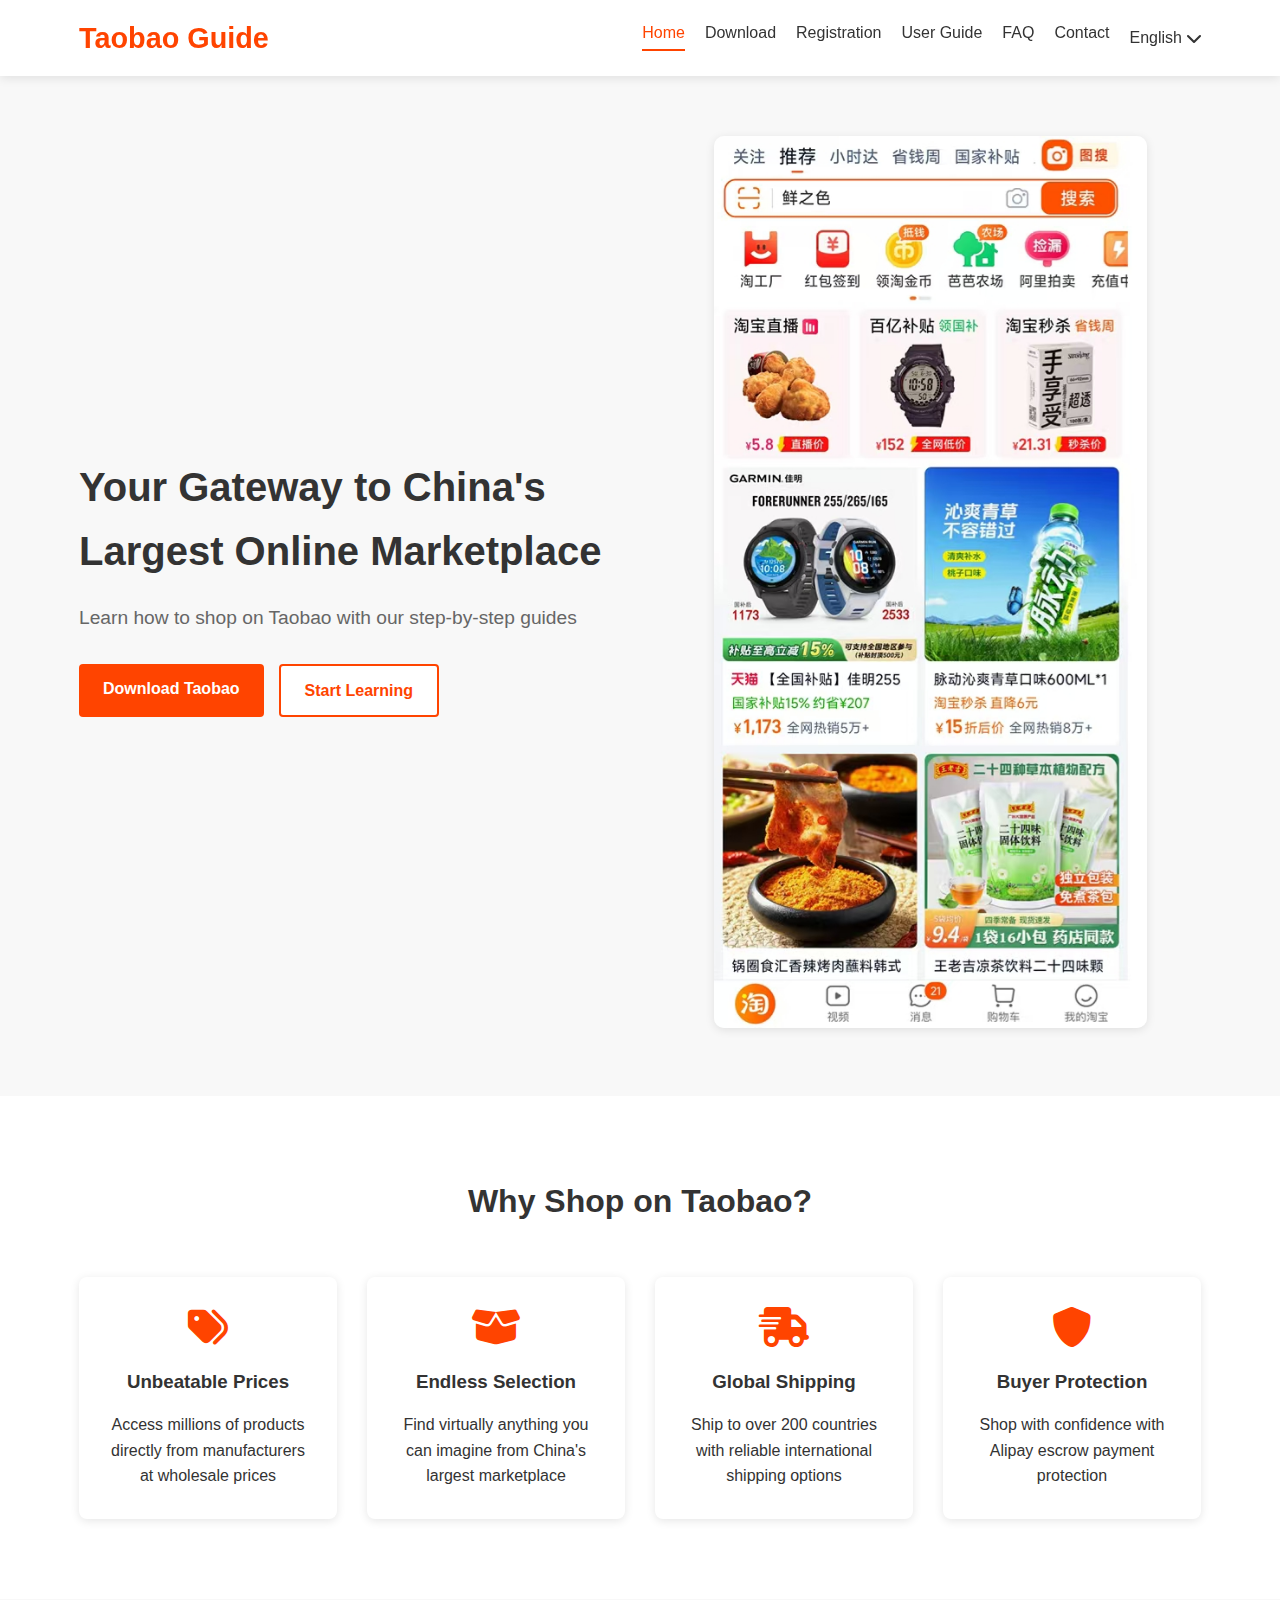
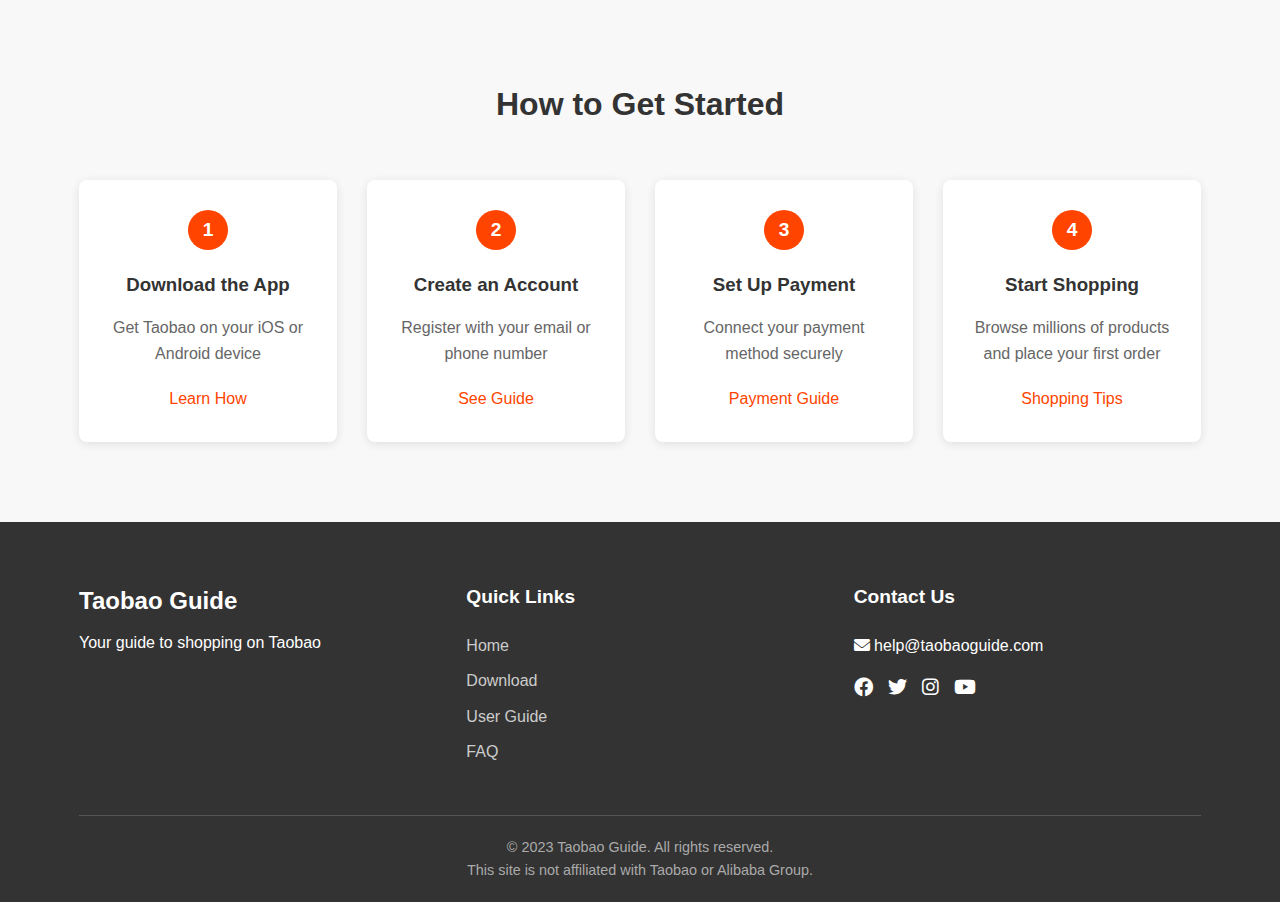
<file: index.html>
<!DOCTYPE html>
<html lang="en">
<head>
    <meta charset="UTF-8">
    <meta name="viewport" content="width=device-width, initial-scale=1.0">
    <title>Taobao Guide - Learn How to Shop on China's Largest Marketplace</title>
    <link rel="stylesheet" href="css/styles.css">
    <link rel="stylesheet" href="https://cdnjs.cloudflare.com/ajax/libs/font-awesome/6.0.0-beta3/css/all.min.css">
    <!-- Google tag (gtag.js) -->
    <script async src="https://www.googletagmanager.com/gtag/js?id=G-MFVELY6KCV"></script>
    <script>
      window.dataLayer = window.dataLayer || [];
      function gtag(){dataLayer.push(arguments);}
      gtag('js', new Date());

      gtag('config', 'G-MFVELY6KCV');
    </script>
</head>
<body>
    <header>
        <div class="container">
            <div class="brand-name">
                <a href="index.html">Taobao Guide</a>
            </div>
            <nav>
                <button class="menu-toggle" id="menuToggle">
                    <i class="fas fa-bars"></i>
                </button>
                <ul class="nav-menu" id="navMenu">
                    <li><a href="index.html" class="active">Home</a></li>
                    <li><a href="download.html">Download</a></li>
                    <li><a href="register.html">Registration</a></li>
                    <li><a href="guide.html">User Guide</a></li>
                    <li><a href="faq.html">FAQ</a></li>
                    <li><a href="contact.html">Contact</a></li>
                    <li class="language-selector">
                        <a href="#" id="languageButton">English <i class="fas fa-chevron-down"></i></a>
                        <div class="language-dropdown">
                            <a href="#" data-lang="en">English</a>
                            <a href="#" data-lang="zh">中文</a>
                            <a href="#" data-lang="es">Español</a>
                            <a href="#" data-lang="ru">Русский</a>
                        </div>
                    </li>
                </ul>
            </nav>
        </div>
    </header>

    <section class="hero">
        <div class="container">
            <div class="hero-content">
                <h2>Your Gateway to China's Largest Online Marketplace</h2>
                <p>Learn how to shop on Taobao with our step-by-step guides</p>
                <div class="cta-buttons">
                    <a href="download.html" class="btn btn-primary">Download Taobao</a>
                    <a href="guide.html" class="btn btn-secondary">Start Learning</a>
                </div>
            </div>
            <div class="hero-image">
                <img src="images/taobao-app.png" alt="Taobao App">
            </div>
        </div>
    </section>

    <section class="features">
        <div class="container">
            <h2 class="section-title">Why Shop on Taobao?</h2>
            <div class="feature-grid">
                <div class="feature-card">
                    <i class="fas fa-tags feature-icon"></i>
                    <h3>Unbeatable Prices</h3>
                    <p>Access millions of products directly from manufacturers at wholesale prices</p>
                </div>
                <div class="feature-card">
                    <i class="fas fa-box-open feature-icon"></i>
                    <h3>Endless Selection</h3>
                    <p>Find virtually anything you can imagine from China's largest marketplace</p>
                </div>
                <div class="feature-card">
                    <i class="fas fa-shipping-fast feature-icon"></i>
                    <h3>Global Shipping</h3>
                    <p>Ship to over 200 countries with reliable international shipping options</p>
                </div>
                <div class="feature-card">
                    <i class="fas fa-shield-alt feature-icon"></i>
                    <h3>Buyer Protection</h3>
                    <p>Shop with confidence with Alipay escrow payment protection</p>
                </div>
            </div>
        </div>
    </section>

    <section class="getting-started">
        <div class="container">
            <h2 class="section-title" data-i18n="getting_started_title">How to Get Started</h2>
            
            <div class="steps-grid">
                <div class="step-card">
                    <div class="step-number">1</div>
                    <h3 data-i18n="step1_title">Download the App</h3>
                    <p data-i18n="step1_desc">Get Taobao on your iOS or Android device</p>
                    <a href="download.html" class="step-link" data-i18n="step1_link">Learn How</a>
                </div>
                
                <div class="step-card">
                    <div class="step-number">2</div>
                    <h3 data-i18n="step2_title">Create an Account</h3>
                    <p data-i18n="step2_desc">Register with your email or phone number</p>
                    <a href="register.html" class="step-link" data-i18n="step2_link">See Guide</a>
                </div>
                
                <div class="step-card">
                    <div class="step-number">3</div>
                    <h3 data-i18n="step3_title">Set Up Payment</h3>
                    <p data-i18n="step3_desc">Connect your payment method securely</p>
                    <a href="guide.html#payment" class="step-link" data-i18n="step3_link">Payment Guide</a>
                </div>
                
                <div class="step-card">
                    <div class="step-number">4</div>
                    <h3 data-i18n="step4_title">Start Shopping</h3>
                    <p data-i18n="step4_desc">Browse millions of products and place your first order</p>
                    <a href="guide.html#search" class="step-link" data-i18n="step4_link">Shopping Tips</a>
                </div>
            </div>
        </div>
    </section>

    <footer>
        <div class="container">
            <div class="footer-content">
                <div class="footer-logo">
                    <div class="brand-name">
                        <a href="index.html">Taobao Guide</a>
                    </div>
                    <p>Your guide to shopping on Taobao</p>
                </div>
                <div class="footer-links">
                    <h4>Quick Links</h4>
                    <ul>
                        <li><a href="index.html">Home</a></li>
                        <li><a href="download.html">Download</a></li>
                        <li><a href="guide.html">User Guide</a></li>
                        <li><a href="faq.html">FAQ</a></li>
                    </ul>
                </div>
                <div class="footer-contact">
                    <h4>Contact Us</h4>
                    <p><i class="fas fa-envelope"></i> help@taobaoguide.com</p>
                    <div class="social-icons">
                        <a href="#"><i class="fab fa-facebook"></i></a>
                        <a href="#"><i class="fab fa-twitter"></i></a>
                        <a href="#"><i class="fab fa-instagram"></i></a>
                        <a href="#"><i class="fab fa-youtube"></i></a>
                    </div>
                </div>
            </div>
            <div class="copyright">
                <p>&copy; 2023 Taobao Guide. All rights reserved.</p>
                <p>This site is not affiliated with Taobao or Alibaba Group.</p>
            </div>
        </div>
    </footer>

    <script src="js/script.js"></script>
</body>
</html>
</file>
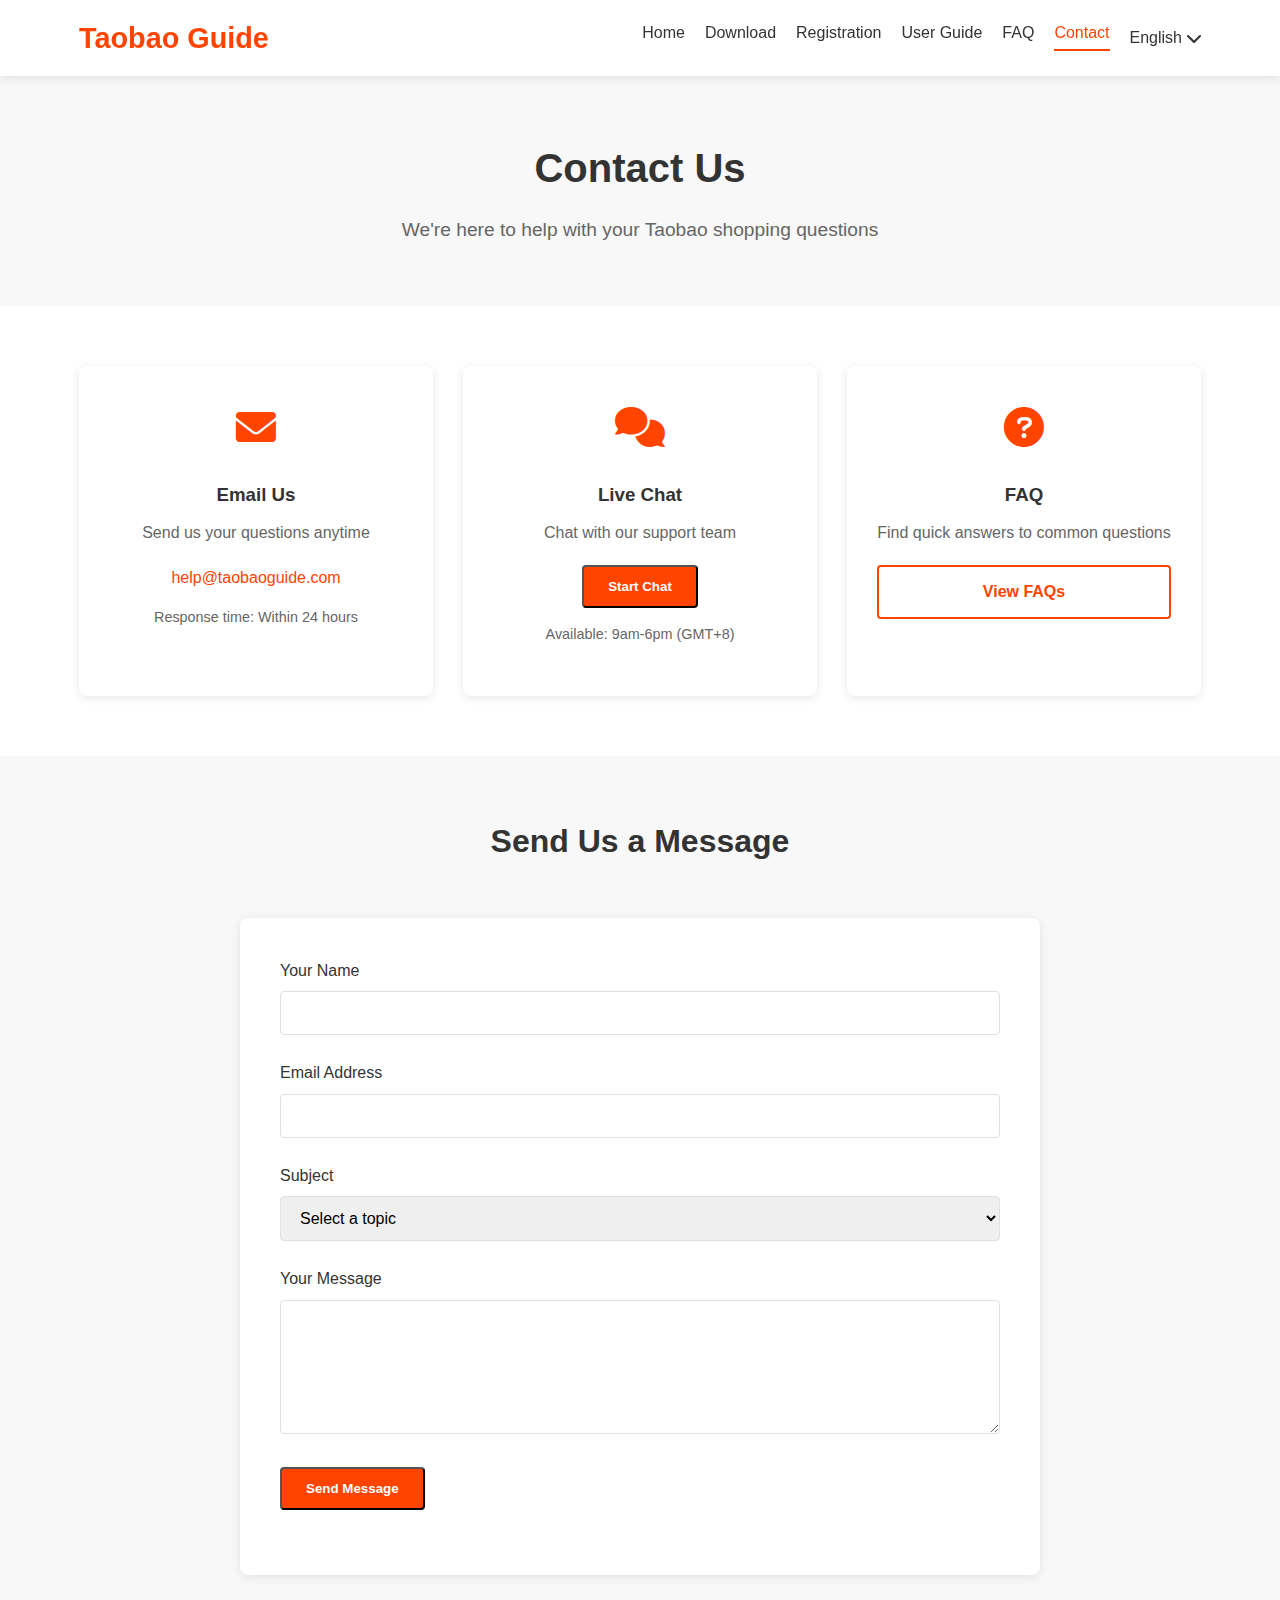
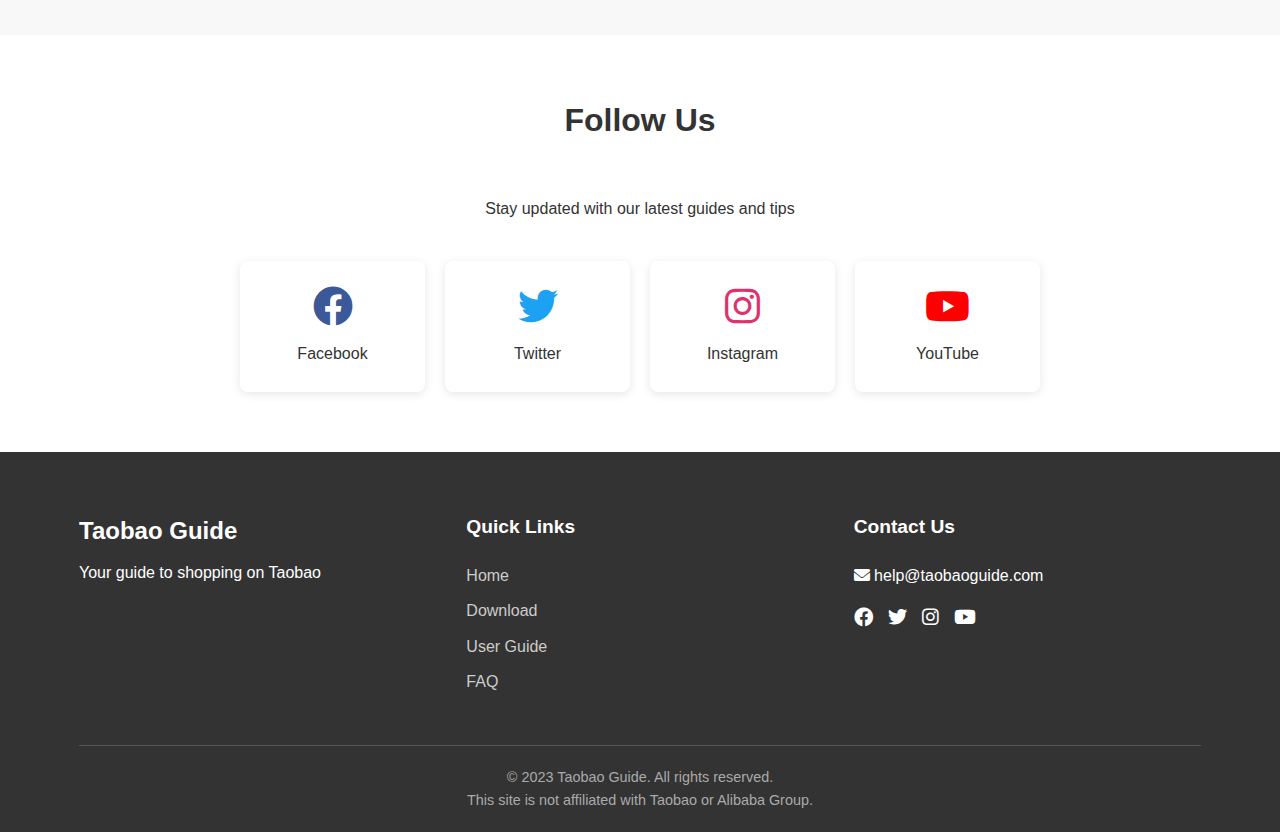
<file: contact.html>
<!DOCTYPE html>
<html lang="en">
<head>
    <meta charset="UTF-8">
    <meta name="viewport" content="width=device-width, initial-scale=1.0">
    <title>Contact Us - Taobao Guide</title>
    <link rel="stylesheet" href="css/styles.css">
    <link rel="stylesheet" href="https://cdnjs.cloudflare.com/ajax/libs/font-awesome/6.0.0-beta3/css/all.min.css">
</head>
<body>
    <header>
        <div class="container">
            <div class="brand-name">
                <a href="index.html">Taobao Guide</a>
            </div>
            <nav>
                <button class="menu-toggle" id="menuToggle">
                    <i class="fas fa-bars"></i>
                </button>
                <ul class="nav-menu" id="navMenu">
                    <li><a href="index.html">Home</a></li>
                    <li><a href="download.html">Download</a></li>
                    <li><a href="register.html">Registration</a></li>
                    <li><a href="guide.html">User Guide</a></li>
                    <li><a href="faq.html">FAQ</a></li>
                    <li><a href="contact.html" class="active">Contact</a></li>
                    <li class="language-selector">
                        <a href="#" id="languageButton">English <i class="fas fa-chevron-down"></i></a>
                        <div class="language-dropdown">
                            <a href="#" data-lang="en">English</a>
                            <a href="#" data-lang="zh">中文</a>
                            <a href="#" data-lang="es">Español</a>
                            <a href="#" data-lang="ru">Русский</a>
                        </div>
                    </li>
                </ul>
            </nav>
        </div>
    </header>

    <section class="page-header">
        <div class="container">
            <h1>Contact Us</h1>
            <p>We're here to help with your Taobao shopping questions</p>
        </div>
    </section>

    <section class="contact-options">
        <div class="container">
            <div class="contact-grid">
                <div class="contact-card">
                    <div class="contact-icon">
                        <i class="fas fa-envelope"></i>
                    </div>
                    <h3>Email Us</h3>
                    <p>Send us your questions anytime</p>
                    <a href="mailto:help@taobaoguide.com">help@taobaoguide.com</a>
                    <p class="response-time">Response time: Within 24 hours</p>
                </div>
                
                <div class="contact-card">
                    <div class="contact-icon">
                        <i class="fas fa-comments"></i>
                    </div>
                    <h3>Live Chat</h3>
                    <p>Chat with our support team</p>
                    <button class="btn btn-primary" id="startChatBtn">Start Chat</button>
                    <p class="response-time">Available: 9am-6pm (GMT+8)</p>
                </div>
                
                <div class="contact-card">
                    <div class="contact-icon">
                        <i class="fas fa-question-circle"></i>
                    </div>
                    <h3>FAQ</h3>
                    <p>Find quick answers to common questions</p>
                    <a href="faq.html" class="btn btn-secondary">View FAQs</a>
                </div>
            </div>
        </div>
    </section>

    <section class="contact-form-section">
        <div class="container">
            <h2 class="section-title">Send Us a Message</h2>
            <form class="contact-form" id="contactForm">
                <div class="form-group">
                    <label for="name">Your Name</label>
                    <input type="text" id="name" name="name" required>
                </div>
                
                <div class="form-group">
                    <label for="email">Email Address</label>
                    <input type="email" id="email" name="email" required>
                </div>
                
                <div class="form-group">
                    <label for="subject">Subject</label>
                    <select id="subject" name="subject" required>
                        <option value="">Select a topic</option>
                        <option value="account">Account Issues</option>
                        <option value="payment">Payment Questions</option>
                        <option value="shipping">Shipping Inquiries</option>
                        <option value="app">App Technical Support</option>
                        <option value="other">Other</option>
                    </select>
                </div>
                
                <div class="form-group">
                    <label for="message">Your Message</label>
                    <textarea id="message" name="message" rows="6" required></textarea>
                </div>
                
                <div class="form-group">
                    <button type="submit" class="btn btn-primary">Send Message</button>
                </div>
            </form>
        </div>
    </section>

    <section class="follow-us">
        <div class="container">
            <h2 class="section-title">Follow Us</h2>
            <p>Stay updated with our latest guides and tips</p>
            
            <div class="social-grid">
                <a href="#" class="social-card">
                    <i class="fab fa-facebook"></i>
                    <span>Facebook</span>
                </a>
                <a href="#" class="social-card">
                    <i class="fab fa-twitter"></i>
                    <span>Twitter</span>
                </a>
                <a href="#" class="social-card">
                    <i class="fab fa-instagram"></i>
                    <span>Instagram</span>
                </a>
                <a href="#" class="social-card">
                    <i class="fab fa-youtube"></i>
                    <span>YouTube</span>
                </a>
            </div>
        </div>
    </section>

    <footer>
        <div class="container">
            <div class="footer-content">
                <div class="footer-logo">
                    <div class="brand-name">
                        <a href="index.html">Taobao Guide</a>
                    </div>
                    <p>Your guide to shopping on Taobao</p>
                </div>
                <div class="footer-links">
                    <h4>Quick Links</h4>
                    <ul>
                        <li><a href="index.html">Home</a></li>
                        <li><a href="download.html">Download</a></li>
                        <li><a href="guide.html">User Guide</a></li>
                        <li><a href="faq.html">FAQ</a></li>
                    </ul>
                </div>
                <div class="footer-contact">
                    <h4>Contact Us</h4>
                    <p><i class="fas fa-envelope"></i> help@taobaoguide.com</p>
                    <div class="social-icons">
                        <a href="#"><i class="fab fa-facebook"></i></a>
                        <a href="#"><i class="fab fa-twitter"></i></a>
                        <a href="#"><i class="fab fa-instagram"></i></a>
                        <a href="#"><i class="fab fa-youtube"></i></a>
                    </div>
                </div>
            </div>
            <div class="copyright">
                <p>&copy; 2023 Taobao Guide. All rights reserved.</p>
                <p>This site is not affiliated with Taobao or Alibaba Group.</p>
            </div>
        </div>
    </footer>

    <script src="js/script.js"></script>
    <script src="js/language.js"></script>
    <script src="js/contact.js"></script>
</body>
</html>
</file>
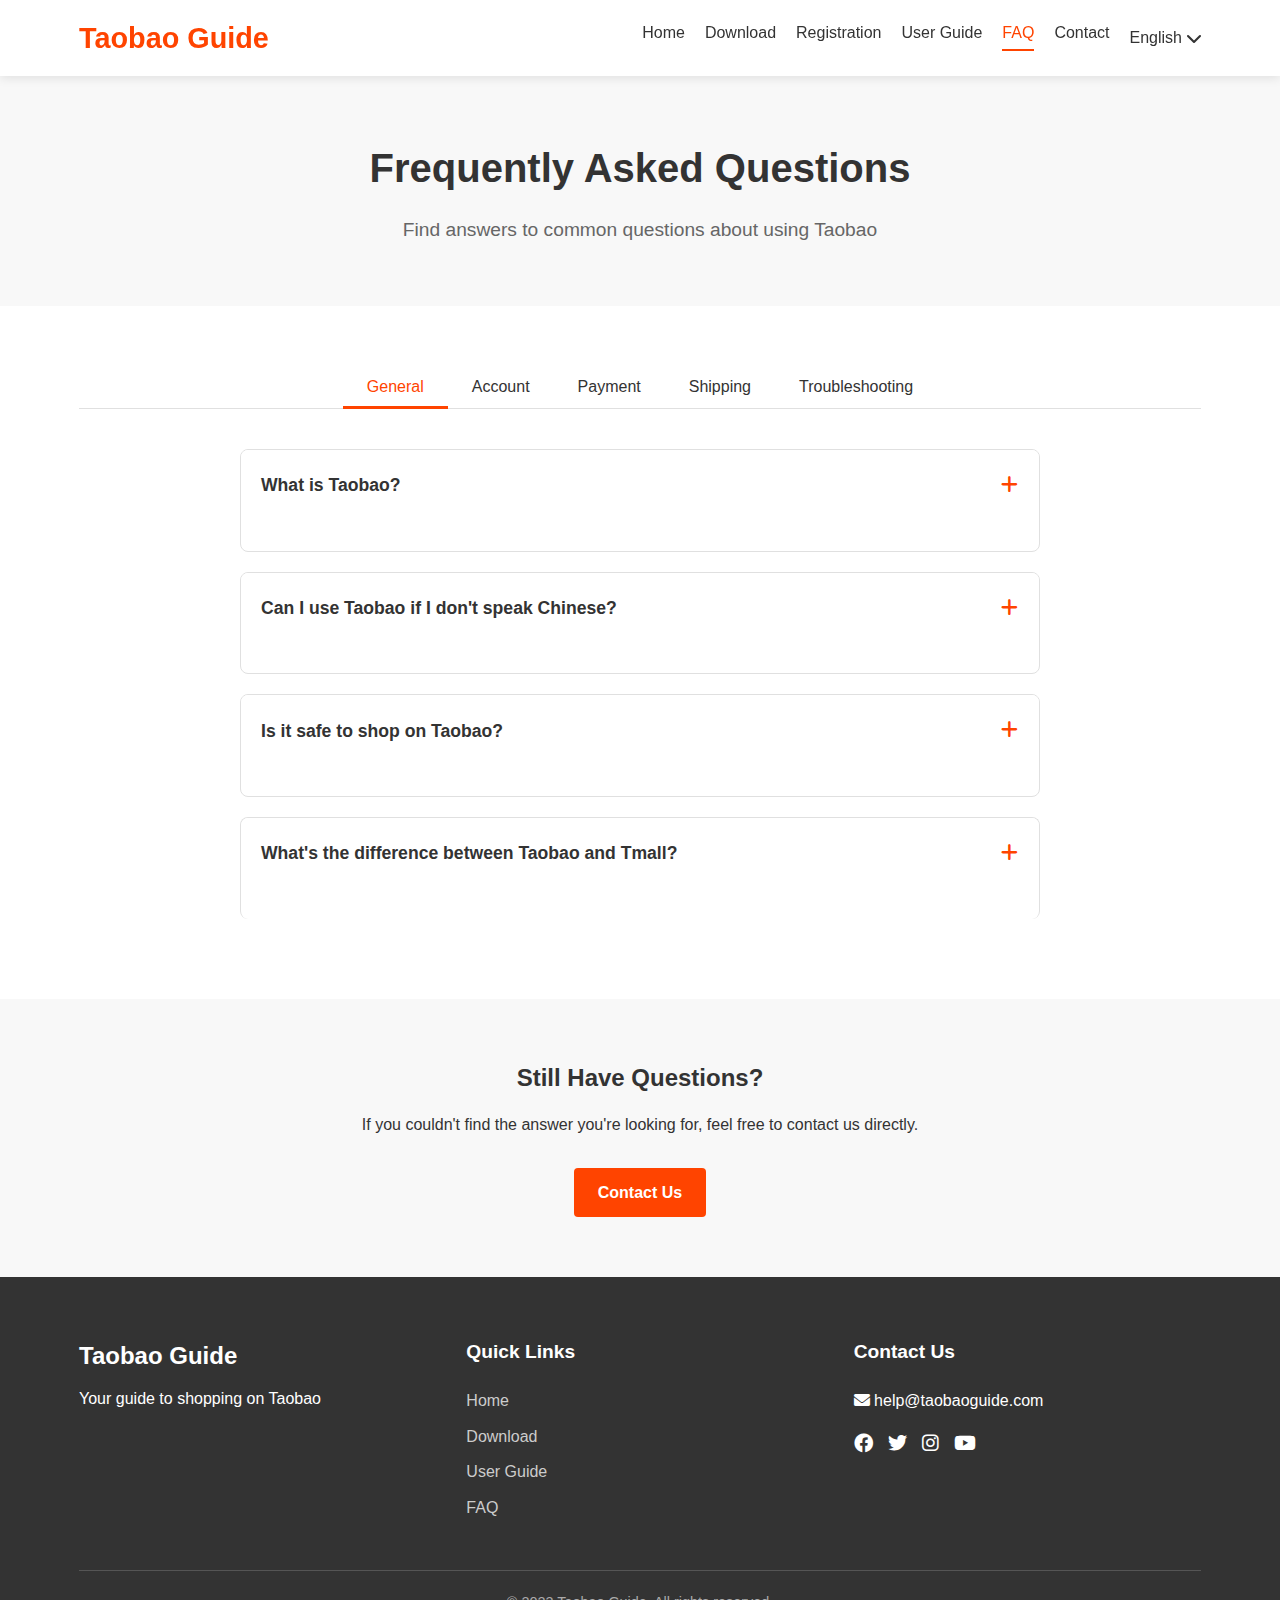
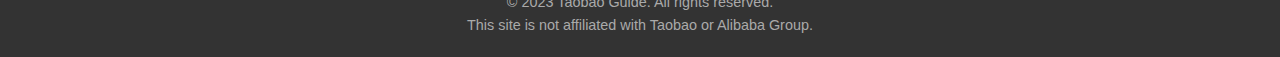
<file: faq.html>
<!DOCTYPE html>
<html lang="en">
<head>
    <meta charset="UTF-8">
    <meta name="viewport" content="width=device-width, initial-scale=1.0">
    <title>Frequently Asked Questions - Taobao Guide</title>
    <link rel="stylesheet" href="css/styles.css">
    <link rel="stylesheet" href="https://cdnjs.cloudflare.com/ajax/libs/font-awesome/6.0.0-beta3/css/all.min.css">
    <!-- Google tag (gtag.js) -->
    <script async src="https://www.googletagmanager.com/gtag/js?id=G-MFVELY6KCV"></script>
    <script>
      window.dataLayer = window.dataLayer || [];
      function gtag(){dataLayer.push(arguments);}
      gtag('js', new Date());

      gtag('config', 'G-MFVELY6KCV');
    </script>
</head>
<body>
    <header>
        <div class="container">
            <div class="brand-name">
                <a href="index.html">Taobao Guide</a>
            </div>
            <nav>
                <button class="menu-toggle" id="menuToggle">
                    <i class="fas fa-bars"></i>
                </button>
                <ul class="nav-menu" id="navMenu">
                    <li><a href="index.html">Home</a></li>
                    <li><a href="download.html">Download</a></li>
                    <li><a href="register.html">Registration</a></li>
                    <li><a href="guide.html">User Guide</a></li>
                    <li><a href="faq.html" class="active">FAQ</a></li>
                    <li><a href="contact.html">Contact</a></li>
                    <li class="language-selector">
                        <a href="#" id="languageButton">English <i class="fas fa-chevron-down"></i></a>
                        <div class="language-dropdown">
                            <a href="#" data-lang="en">English</a>
                            <a href="#" data-lang="zh">中文</a>
                            <a href="#" data-lang="es">Español</a>
                            <a href="#" data-lang="ru">Русский</a>
                        </div>
                    </li>
                </ul>
            </nav>
        </div>
    </header>

    <section class="page-header">
        <div class="container">
            <h1>Frequently Asked Questions</h1>
            <p>Find answers to common questions about using Taobao</p>
        </div>
    </section>

    <section class="faq-categories">
        <div class="container">
            <div class="category-tabs">
                <button class="category-tab active" data-category="general">General</button>
                <button class="category-tab" data-category="account">Account</button>
                <button class="category-tab" data-category="payment">Payment</button>
                <button class="category-tab" data-category="shipping">Shipping</button>
                <button class="category-tab" data-category="troubleshooting">Troubleshooting</button>
            </div>
            
            <div class="faq-list" id="faqList">
                <!-- General Questions -->
                <div class="faq-category active" data-category="general">
                    <div class="faq-item">
                        <div class="faq-question">
                            <h3>What is Taobao?</h3>
                            <span class="toggle-icon"><i class="fas fa-plus"></i></span>
                        </div>
                        <div class="faq-answer">
                            <p>Taobao is China's largest online shopping platform, founded by Alibaba Group. It features millions of products from countless sellers, offering everything from clothing and electronics to home goods and more at competitive prices.</p>
                        </div>
                    </div>
                    
                    <div class="faq-item">
                        <div class="faq-question">
                            <h3>Can I use Taobao if I don't speak Chinese?</h3>
                            <span class="toggle-icon"><i class="fas fa-plus"></i></span>
                        </div>
                        <div class="faq-answer">
                            <p>Yes, although Taobao's interface is primarily in Chinese, you can use translation tools like Google Translate or dedicated browser extensions to navigate the site. Some third-party agents also offer English interfaces for shopping on Taobao.</p>
                        </div>
                    </div>
                    
                    <div class="faq-item">
                        <div class="faq-question">
                            <h3>Is it safe to shop on Taobao?</h3>
                            <span class="toggle-icon"><i class="fas fa-plus"></i></span>
                        </div>
                        <div class="faq-answer">
                            <p>Taobao offers buyer protection through its Alipay escrow service, which holds payment until you confirm receipt and satisfaction with your order. However, as with any online marketplace, it's important to check seller ratings and reviews before purchasing.</p>
                        </div>
                    </div>
                    
                    <div class="faq-item">
                        <div class="faq-question">
                            <h3>What's the difference between Taobao and Tmall?</h3>
                            <span class="toggle-icon"><i class="fas fa-plus"></i></span>
                        </div>
                        <div class="faq-answer">
                            <p>Both are owned by Alibaba Group, but Taobao primarily features individual sellers and small businesses, while Tmall hosts official brand stores and authorized retailers. Tmall generally offers higher-quality products with stronger guarantees but at higher prices.</p>
                        </div>
                    </div>
                </div>
                
                <!-- Account Questions -->
                <div class="faq-category" data-category="account">
                    <div class="faq-item">
                        <div class="faq-question">
                            <h3>How do I create a Taobao account?</h3>
                            <span class="toggle-icon"><i class="fas fa-plus"></i></span>
                        </div>
                        <div class="faq-answer">
                            <p>You can create a Taobao account using your email address or phone number. Check our <a href="register.html">Registration Guide</a> for detailed step-by-step instructions.</p>
                        </div>
                    </div>
                    
                    <div class="faq-item">
                        <div class="faq-question">
                            <h3>Why am I having trouble registering with my email?</h3>
                            <span class="toggle-icon"><i class="fas fa-plus"></i></span>
                        </div>
                        <div class="faq-answer">
                            <p>Some international email providers may be blocked in China. If you're having trouble, try using a different email service or registering with your phone number instead.</p>
                        </div>
                    </div>
                    
                    <div class="faq-item">
                        <div class="faq-question">
                            <h3>How do I reset my password?</h3>
                            <span class="toggle-icon"><i class="fas fa-plus"></i></span>
                        </div>
                        <div class="faq-answer">
                            <p>On the login page, click "Forgot Password" and follow the prompts to reset your password using your registered email or phone number. You'll receive a verification code to complete the process.</p>
                        </div>
                    </div>
                </div>
                
                <!-- Payment Questions -->
                <div class="faq-category" data-category="payment">
                    <!-- Payment FAQs would go here -->
                    <div class="faq-item">
                        <div class="faq-question">
                            <h3>What payment methods does Taobao accept?</h3>
                            <span class="toggle-icon"><i class="fas fa-plus"></i></span>
                        </div>
                        <div class="faq-answer">
                            <p>Taobao primarily uses Alipay, which accepts Chinese bank cards, some international credit cards, and other local payment methods. International users often need to use a forwarding service that accepts international payments.</p>
                        </div>
                    </div>
                    
                    <div class="faq-item">
                        <div class="faq-question">
                            <h3>Is it safe to use my credit card on Taobao?</h3>
                            <span class="toggle-icon"><i class="fas fa-plus"></i></span>
                        </div>
                        <div class="faq-answer">
                            <p>Alipay, Taobao's payment system, uses encryption and security measures similar to PayPal. However, not all international credit cards are accepted directly. Many international users prefer to use a buying agent service for added security.</p>
                        </div>
                    </div>
                </div>
                
                <!-- Shipping Questions -->
                <div class="faq-category" data-category="shipping">
                    <!-- Shipping FAQs would go here -->
                    <div class="faq-item">
                        <div class="faq-question">
                            <h3>Does Taobao ship internationally?</h3>
                            <span class="toggle-icon"><i class="fas fa-plus"></i></span>
                        </div>
                        <div class="faq-answer">
                            <p>Taobao offers direct shipping to some countries in Asia, but for most international destinations, you'll need to use Taobao's consolidated shipping service or a third-party forwarding service.</p>
                        </div>
                    </div>
                    
                    <div class="faq-item">
                        <div class="faq-question">
                            <h3>How long does shipping take?</h3>
                            <span class="toggle-icon"><i class="fas fa-plus"></i></span>
                        </div>
                        <div class="faq-answer">
                            <p>Domestic shipping within China typically takes 2-7 days. International shipping can take anywhere from 1-4 weeks depending on your location and the shipping method chosen.</p>
                        </div>
                    </div>
                </div>
                
                <!-- Troubleshooting Questions -->
                <div class="faq-category" data-category="troubleshooting">
                    <!-- Troubleshooting FAQs would go here -->
                    <div class="faq-item">
                        <div class="faq-question">
                            <h3>The app keeps crashing. What should I do?</h3>
                            <span class="toggle-icon"><i class="fas fa-plus"></i></span>
                        </div>
                        <div class="faq-answer">
                            <p>Try these steps: 1) Restart your device, 2) Update the app to the latest version, 3) Clear the app cache in your device settings, 4) Uninstall and reinstall the app. If problems persist, contact us for assistance.</p>
                        </div>
                    </div>
                    
                    <div class="faq-item">
                        <div class="faq-question">
                            <h3>I can't find the product I saw earlier. How can I locate it?</h3>
                            <span class="toggle-icon"><i class="fas fa-plus"></i></span>
                        </div>
                        <div class="faq-answer">
                            <p>Check your browsing history in the app by going to "My Taobao" > "Footprints". You can also check your favorites if you saved the item. If you remember any keywords from the product, try searching for those terms.</p>
                        </div>
                    </div>
                </div>
            </div>
        </div>
    </section>

    <section class="still-have-questions">
        <div class="container">
            <h2>Still Have Questions?</h2>
            <p>If you couldn't find the answer you're looking for, feel free to contact us directly.</p>
            <a href="contact.html" class="btn btn-primary">Contact Us</a>
        </div>
    </section>

    <footer>
        <div class="container">
            <div class="footer-content">
                <div class="footer-logo">
                    <div class="brand-name">
                        <a href="index.html">Taobao Guide</a>
                    </div>
                    <p>Your guide to shopping on Taobao</p>
                </div>
                <div class="footer-links">
                    <h4>Quick Links</h4>
                    <ul>
                        <li><a href="index.html">Home</a></li>
                        <li><a href="download.html">Download</a></li>
                        <li><a href="guide.html">User Guide</a></li>
                        <li><a href="faq.html">FAQ</a></li>
                    </ul>
                </div>
                <div class="footer-contact">
                    <h4>Contact Us</h4>
                    <p><i class="fas fa-envelope"></i> help@taobaoguide.com</p>
                    <div class="social-icons">
                        <a href="#"><i class="fab fa-facebook"></i></a>
                        <a href="#"><i class="fab fa-twitter"></i></a>
                        <a href="#"><i class="fab fa-instagram"></i></a>
                        <a href="#"><i class="fab fa-youtube"></i></a>
                    </div>
                </div>
            </div>
            <div class="copyright">
                <p>&copy; 2023 Taobao Guide. All rights reserved.</p>
                <p>This site is not affiliated with Taobao or Alibaba Group.</p>
            </div>
        </div>
    </footer>

    <script src="js/script.js"></script>
    <script src="js/language.js"></script>
    <script src="js/faq.js"></script>
</body>
</html>
</file>
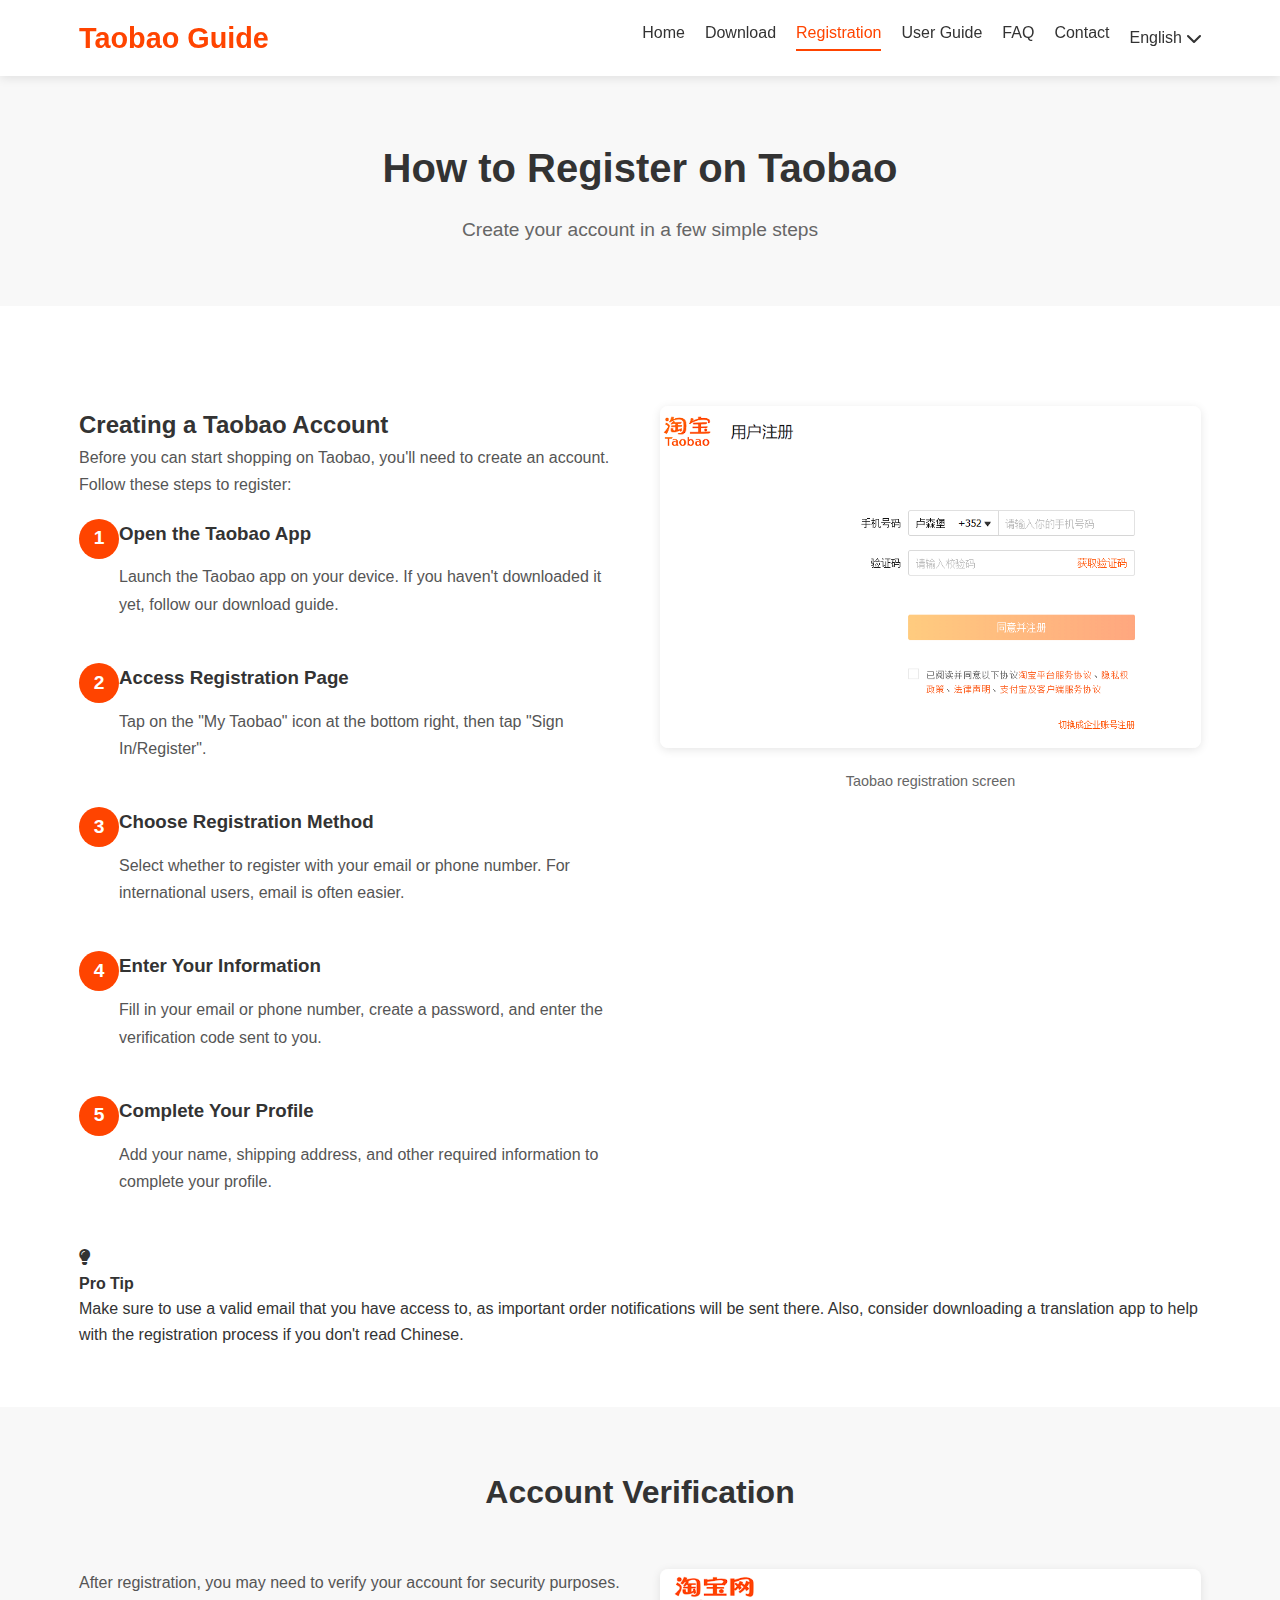
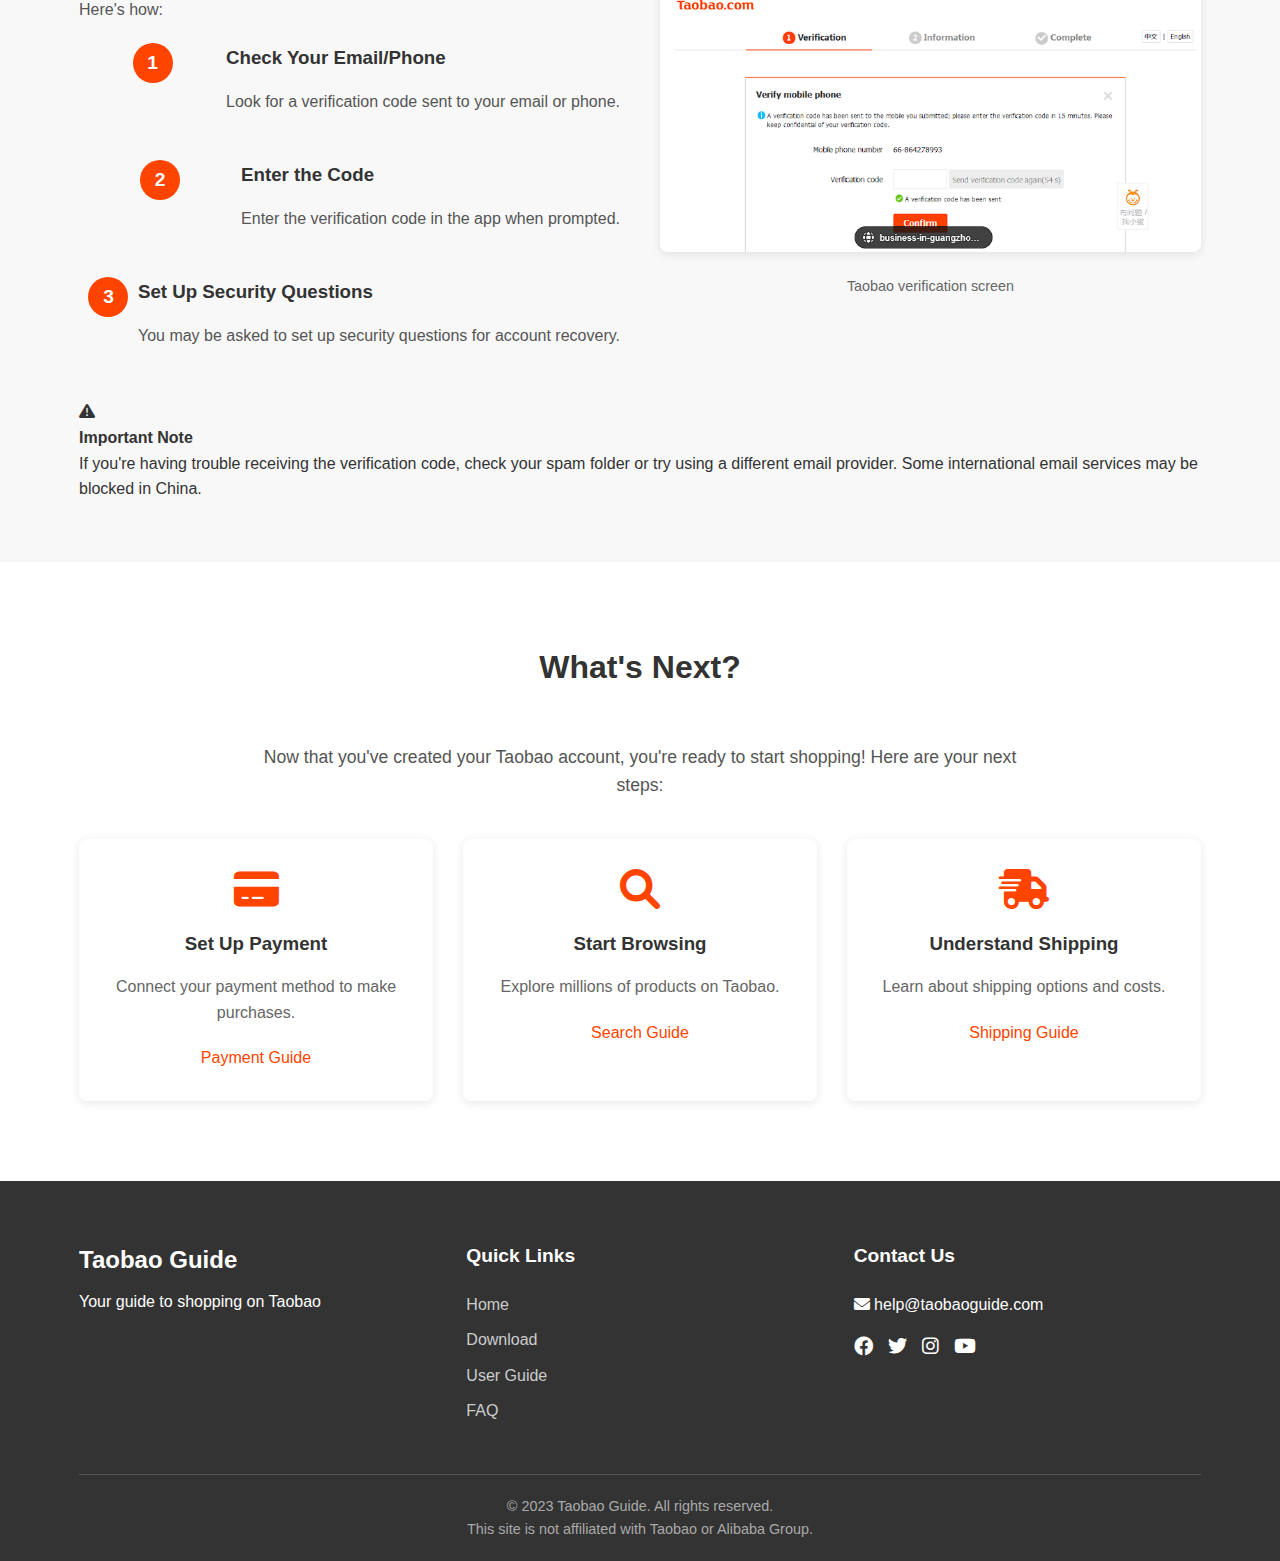
<file: register.html>
<!DOCTYPE html>
<html lang="en">
<head>
    <meta charset="UTF-8">
    <meta name="viewport" content="width=device-width, initial-scale=1.0">
    <title>Register on Taobao - Step by Step Guide</title>
    <link rel="stylesheet" href="css/styles.css">
    <link rel="stylesheet" href="https://cdnjs.cloudflare.com/ajax/libs/font-awesome/6.0.0-beta3/css/all.min.css">
</head>
<body>
    <header>
        <div class="container">
            <div class="brand-name">
                <a href="index.html">Taobao Guide</a>
            </div>
            <nav>
                <button class="menu-toggle" id="menuToggle">
                    <i class="fas fa-bars"></i>
                </button>
                <ul class="nav-menu" id="navMenu">
                    <li><a href="index.html">Home</a></li>
                    <li><a href="download.html">Download</a></li>
                    <li><a href="register.html" class="active">Registration</a></li>
                    <li><a href="guide.html">User Guide</a></li>
                    <li><a href="faq.html">FAQ</a></li>
                    <li><a href="contact.html">Contact</a></li>
                    <li class="language-selector">
                        <a href="#" id="languageButton">English <i class="fas fa-chevron-down"></i></a>
                        <div class="language-dropdown">
                            <a href="#" data-lang="en">English</a>
                            <a href="#" data-lang="zh">中文</a>
                            <a href="#" data-lang="es">Español</a>
                            <a href="#" data-lang="ru">Русский</a>
                        </div>
                    </li>
                </ul>
            </nav>
        </div>
    </header>

    <section class="page-header">
        <div class="container">
            <h1 data-i18n="register_title">How to Register on Taobao</h1>
            <p data-i18n="register_subtitle">Create your account in a few simple steps</p>
        </div>
    </section>

    <section class="register-guide">
        <div class="container">
            <div class="guide-content">
                <div class="guide-text">
                    <h2 data-i18n="register_intro_title">Creating a Taobao Account</h2>
                    <p data-i18n="register_intro_text">Before you can start shopping on Taobao, you'll need to create an account. Follow these steps to register:</p>
                    
                    <div class="steps-list">
                        <div class="step-item">
                            <span class="step-number">1</span>
                            <div class="step-content">
                                <h3 data-i18n="register_step1_title">Open the Taobao App</h3>
                                <p data-i18n="register_step1_desc">Launch the Taobao app on your device. If you haven't downloaded it yet, <a href="download.html">follow our download guide</a>.</p>
                            </div>
                        </div>
                        
                        <div class="step-item">
                            <span class="step-number">2</span>
                            <div class="step-content">
                                <h3 data-i18n="register_step2_title">Access Registration Page</h3>
                                <p data-i18n="register_step2_desc">Tap on the "My Taobao" icon at the bottom right, then tap "Sign In/Register".</p>
                            </div>
                        </div>
                        
                        <div class="step-item">
                            <span class="step-number">3</span>
                            <div class="step-content">
                                <h3 data-i18n="register_step3_title">Choose Registration Method</h3>
                                <p data-i18n="register_step3_desc">Select whether to register with your email or phone number. For international users, email is often easier.</p>
                            </div>
                        </div>
                        
                        <div class="step-item">
                            <span class="step-number">4</span>
                            <div class="step-content">
                                <h3 data-i18n="register_step4_title">Enter Your Information</h3>
                                <p data-i18n="register_step4_desc">Fill in your email or phone number, create a password, and enter the verification code sent to you.</p>
                            </div>
                        </div>
                        
                        <div class="step-item">
                            <span class="step-number">5</span>
                            <div class="step-content">
                                <h3 data-i18n="register_step5_title">Complete Your Profile</h3>
                                <p data-i18n="register_step5_desc">Add your name, shipping address, and other required information to complete your profile.</p>
                            </div>
                        </div>
                    </div>
                </div>
                
                <div class="guide-image">
                    <img src="images/taobao-register.jpg" alt="Taobao Registration Screen">
                    <p class="image-caption" data-i18n="register_image_caption">Taobao registration screen</p>
                </div>
            </div>
            
            <div class="guide-tip">
                <div class="tip-icon"><i class="fas fa-lightbulb"></i></div>
                <div class="tip-content">
                    <h4 data-i18n="register_tip_title">Pro Tip</h4>
                    <p data-i18n="register_tip_content">Make sure to use a valid email that you have access to, as important order notifications will be sent there. Also, consider downloading a translation app to help with the registration process if you don't read Chinese.</p>
                </div>
            </div>
        </div>
    </section>
    
    <section class="register-verification">
        <div class="container">
            <h2 class="section-title" data-i18n="verification_title">Account Verification</h2>
            
            <div class="guide-content">
                <div class="guide-text">
                    <p data-i18n="verification_desc">After registration, you may need to verify your account for security purposes. Here's how:</p>
                    
                    <div class="steps-list">
                        <div class="step-item">
                            <span class="step-number">1</span>
                            <div class="step-content">
                                <h3 data-i18n="verification_step1_title">Check Your Email/Phone</h3>
                                <p data-i18n="verification_step1_desc">Look for a verification code sent to your email or phone.</p>
                            </div>
                        </div>
                        
                        <div class="step-item">
                            <span class="step-number">2</span>
                            <div class="step-content">
                                <h3 data-i18n="verification_step2_title">Enter the Code</h3>
                                <p data-i18n="verification_step2_desc">Enter the verification code in the app when prompted.</p>
                            </div>
                        </div>
                        
                        <div class="step-item">
                            <span class="step-number">3</span>
                            <div class="step-content">
                                <h3 data-i18n="verification_step3_title">Set Up Security Questions</h3>
                                <p data-i18n="verification_step3_desc">You may be asked to set up security questions for account recovery.</p>
                            </div>
                        </div>
                    </div>
                </div>
                
                <div class="guide-image">
                    <img src="images/taobao-verification.jpg" alt="Taobao Verification Process">
                    <p class="image-caption" data-i18n="verification_image_caption">Taobao verification screen</p>
                </div>
            </div>
            
            <div class="guide-tip warning">
                <div class="tip-icon"><i class="fas fa-exclamation-triangle"></i></div>
                <div class="tip-content">
                    <h4 data-i18n="verification_warning_title">Important Note</h4>
                    <p data-i18n="verification_warning_content">If you're having trouble receiving the verification code, check your spam folder or try using a different email provider. Some international email services may be blocked in China.</p>
                </div>
            </div>
        </div>
    </section>

    <section class="next-steps">
        <div class="container">
            <h2 class="section-title" data-i18n="next_steps_title">What's Next?</h2>
            <p class="section-desc" data-i18n="next_steps_desc">Now that you've created your Taobao account, you're ready to start shopping! Here are your next steps:</p>
            
            <div class="next-steps-grid">
                <div class="next-step-card">
                    <i class="fas fa-credit-card"></i>
                    <h3 data-i18n="next_step1_title">Set Up Payment</h3>
                    <p data-i18n="next_step1_desc">Connect your payment method to make purchases.</p>
                    <a href="guide.html#payment" class="step-link" data-i18n="next_step1_link">Payment Guide</a>
                </div>
                
                <div class="next-step-card">
                    <i class="fas fa-search"></i>
                    <h3 data-i18n="next_step2_title">Start Browsing</h3>
                    <p data-i18n="next_step2_desc">Explore millions of products on Taobao.</p>
                    <a href="guide.html#search" class="step-link" data-i18n="next_step2_link">Search Guide</a>
                </div>
                
                <div class="next-step-card">
                    <i class="fas fa-shipping-fast"></i>
                    <h3 data-i18n="next_step3_title">Understand Shipping</h3>
                    <p data-i18n="next_step3_desc">Learn about shipping options and costs.</p>
                    <a href="guide.html#shipping" class="step-link" data-i18n="next_step3_link">Shipping Guide</a>
                </div>
            </div>
        </div>
    </section>

    <footer>
        <div class="container">
            <div class="footer-content">
                <div class="footer-logo">
                    <div class="brand-name">
                        <a href="index.html">Taobao Guide</a>
                    </div>
                    <p>Your guide to shopping on Taobao</p>
                </div>
                <div class="footer-links">
                    <h4>Quick Links</h4>
                    <ul>
                        <li><a href="index.html">Home</a></li>
                        <li><a href="download.html">Download</a></li>
                        <li><a href="guide.html">User Guide</a></li>
                        <li><a href="faq.html">FAQ</a></li>
                    </ul>
                </div>
                <div class="footer-contact">
                    <h4>Contact Us</h4>
                    <p><i class="fas fa-envelope"></i> help@taobaoguide.com</p>
                    <div class="social-icons">
                        <a href="#"><i class="fab fa-facebook"></i></a>
                        <a href="#"><i class="fab fa-twitter"></i></a>
                        <a href="#"><i class="fab fa-instagram"></i></a>
                        <a href="#"><i class="fab fa-youtube"></i></a>
                    </div>
                </div>
            </div>
            <div class="copyright">
                <p>&copy; 2023 Taobao Guide. All rights reserved.</p>
                <p>This site is not affiliated with Taobao or Alibaba Group.</p>
            </div>
        </div>
    </footer>

    <script src="js/script.js"></script>
    <script src="js/language.js"></script>
</body>
</html>
</file>
<file: css/styles.css>
/* Base Styles */
:root {
    --primary-color: #ff4400;
    --secondary-color: #ff7733;
    --dark-color: #333333;
    --light-color: #f8f8f8;
    --text-color: #333333;
    --border-color: #e0e0e0;
    --shadow: 0 2px 10px rgba(0, 0, 0, 0.1);
}

* {
    margin: 0;
    padding: 0;
    box-sizing: border-box;
}

body {
    font-family: 'Segoe UI', Tahoma, Geneva, Verdana, sans-serif;
    line-height: 1.6;
    color: var(--text-color);
    background-color: #fff;
}

.container {
    width: 90%;
    max-width: 1200px;
    margin: 0 auto;
    padding: 0 15px;
}

a {
    text-decoration: none;
    color: var(--primary-color);
}

ul {
    list-style: none;
}

img {
    max-width: 100%;
    height: auto;
}

/* Buttons */
.btn {
    display: inline-block;
    padding: 12px 24px;
    border-radius: 4px;
    font-weight: 600;
    text-align: center;
    cursor: pointer;
    transition: all 0.3s ease;
}

.btn-primary {
    background-color: var(--primary-color);
    color: white;
}

.btn-primary:hover {
    background-color: #e03d00;
}

.btn-secondary {
    background-color: white;
    color: var(--primary-color);
    border: 2px solid var(--primary-color);
}

.btn-secondary:hover {
    background-color: #fff8f6;
}

.btn-sm {
    padding: 8px 16px;
    font-size: 0.9rem;
}

/* Header */
header {
    background-color: white;
    box-shadow: var(--shadow);
    position: sticky;
    top: 0;
    z-index: 100;
}

header .container {
    display: flex;
    justify-content: space-between;
    align-items: center;
    padding: 15px;
}

.logo {
    display: flex;
    align-items: center;
}

.logo img {
    height: 40px;
    margin-right: 10px;
}

.logo h1 {
    font-size: 1.5rem;
    color: var(--primary-color);
}

nav {
    display: flex;
    align-items: center;
}

.nav-menu {
    display: flex;
}

.nav-menu li {
    margin-left: 20px;
}

.nav-menu a {
    color: var(--dark-color);
    font-weight: 500;
    padding: 5px 0;
    position: relative;
}

.nav-menu a:hover, .nav-menu a.active {
    color: var(--primary-color);
}

.nav-menu a.active::after {
    content: '';
    position: absolute;
    bottom: -5px;
    left: 0;
    width: 100%;
    height: 2px;
    background-color: var(--primary-color);
}

.menu-toggle {
    display: none;
    background: none;
    border: none;
    font-size: 1.5rem;
    color: var(--dark-color);
    cursor: pointer;
}

/* Hero Section */
.hero {
    padding: 60px 0;
    background-color: var(--light-color);
}

.hero .container {
    display: flex;
    align-items: center;
    justify-content: space-between;
}

.hero-content {
    flex: 1;
    padding-right: 40px;
}

.hero-content h2 {
    font-size: 2.5rem;
    margin-bottom: 20px;
    color: var(--dark-color);
}

.hero-content p {
    font-size: 1.2rem;
    margin-bottom: 30px;
    color: #666;
}

.cta-buttons {
    display: flex;
    gap: 15px;
}

.hero-image {
    flex: 1;
    text-align: center;
}

.hero-image img {
    max-width: 80%;
    border-radius: 10px;
    box-shadow: var(--shadow);
}

/* Features Section */
.features {
    padding: 80px 0;
}

.section-title {
    text-align: center;
    font-size: 2rem;
    margin-bottom: 50px;
    color: var(--dark-color);
}

.feature-grid {
    display: grid;
    grid-template-columns: repeat(auto-fit, minmax(250px, 1fr));
    gap: 30px;
}

.feature-card {
    background-color: white;
    border-radius: 8px;
    padding: 30px;
    text-align: center;
    box-shadow: var(--shadow);
    transition: transform 0.3s ease;
}

.feature-card:hover {
    transform: translateY(-5px);
}

.feature-icon {
    font-size: 2.5rem;
    color: var(--primary-color);
    margin-bottom: 20px;
}

.feature-card h3 {
    margin-bottom: 15px;
    color: var(--dark-color);
}

/* How It Works Section */
.how-it-works {
    padding: 80px 0;
    background-color: var(--light-color);
}

.steps {
    display: grid;
    grid-template-columns: repeat(auto-fit, minmax(220px, 1fr));
    gap: 30px;
}

.step {
    background-color: white;
    border-radius: 8px;
    padding: 30px;
    text-align: center;
    box-shadow: var(--shadow);
    position: relative;
}

.step-number {
    width: 40px;
    height: 40px;
    background-color: var(--primary-color);
    color: white;
    border-radius: 50%;
    display: flex;
    align-items: center;
    justify-content: center;
    font-weight: bold;
    margin: 0 auto 20px;
}

.step h3 {
    margin-bottom: 15px;
}

.step p {
    margin-bottom: 20px;
    color: #666;
}

/* Footer */
footer {
    background-color: var(--dark-color);
    color: white;
    padding: 60px 0 20px;
}

.footer-content {
    display: grid;
    grid-template-columns: repeat(auto-fit, minmax(200px, 1fr));
    gap: 40px;
    margin-bottom: 40px;
}

.footer-logo img {
    height: 40px;
    margin-bottom: 15px;
}

.footer-links h4, .footer-contact h4 {
    margin-bottom: 20px;
    font-size: 1.2rem;
}

.footer-links ul li {
    margin-bottom: 10px;
}

.footer-links a {
    color: #ccc;
    transition: color 0.3s ease;
}

.footer-links a:hover {
    color: white;
}

.footer-contact p {
    margin-bottom: 15px;
}

.social-icons {
    display: flex;
    gap: 15px;
}

.social-icons a {
    color: white;
    font-size: 1.2rem;
}

.copyright {
    text-align: center;
    padding-top: 20px;
    border-top: 1px solid #555;
    color: #aaa;
    font-size: 0.9rem;
}

/* Responsive Design */
@media (max-width: 992px) {
    .hero .container {
        flex-direction: column;
    }
    
    .hero-content {
        padding-right: 0;
        margin-bottom: 40px;
        text-align: center;
    }
    
    .cta-buttons {
        justify-content: center;
    }
}

@media (max-width: 768px) {
    .menu-toggle {
        display: block;
    }
    
    .nav-menu {
        position: fixed;
        top: 70px;
        left: -100%;
        flex-direction: column;
        background-color: white;
        width: 100%;
        text-align: center;
        transition: 0.3s;
        box-shadow: 0 10px 10px rgba(0, 0, 0, 0.1);
        padding: 20px 0;
    }
    
    .nav-menu.active {
        left: 0;
    }
    
    .nav-menu li {
        margin: 15px 0;
    }
    
    .hero-content h2 {
        font-size: 2rem;
    }
    
    .brand-name {
        font-size: 1.5rem;
    }
}

@media (max-width: 576px) {
    .section-title {
        font-size: 1.8rem;
    }
    
    .feature-grid, .steps {
        grid-template-columns: 1fr;
    }
    
    .footer-content {
        grid-template-columns: 1fr;
        text-align: center;
    }
    
    .social-icons {
        justify-content: center;
    }
}

/* Page Header */
.page-header {
    background-color: var(--light-color);
    padding: 60px 0;
    text-align: center;
}

.page-header h1 {
    font-size: 2.5rem;
    margin-bottom: 15px;
    color: var(--dark-color);
}

.page-header p {
    font-size: 1.2rem;
    color: #666;
}

/* Download Options */
.download-options {
    padding: 80px 0;
}

.download-grid {
    display: grid;
    grid-template-columns: repeat(auto-fit, minmax(300px, 1fr));
    gap: 40px;
}

.download-card {
    background-color: white;
    border-radius: 8px;
    padding: 40px;
    box-shadow: var(--shadow);
}

.device-icon {
    font-size: 3rem;
    color: var(--primary-color);
    margin-bottom: 20px;
    text-align: center;
}

.download-card h3 {
    font-size: 1.5rem;
    margin-bottom: 15px;
    text-align: center;
}

.download-card > p {
    text-align: center;
    margin-bottom: 30px;
    color: #666;
}

.steps-list {
    margin-bottom: 30px;
}

.step-item {
    display: flex;
    margin-bottom: 25px;
}

.step-number {
    width: 30px;
    height: 30px;
    background-color: var(--primary-color);
    color: white;
    border-radius: 50%;
    display: flex;
    align-items: center;
    justify-content: center;
    font-weight: bold;
    margin-right: 15px;
    flex-shrink: 0;
}

.step-content h4 {
    margin-bottom: 10px;
}

.step-content p {
    margin-bottom: 10px;
    color: #666;
}

.step-content img {
    border-radius: 8px;
    border: 1px solid var(--border-color);
    margin-top: 10px;
}

.download-card .btn {
    display: block;
    text-align: center;
}

/* QR Download Section */
.qr-download {
    padding: 60px 0;
    background-color: var(--light-color);
}

.qr-container {
    display: flex;
    align-items: center;
    justify-content: center;
    gap: 40px;
}

.qr-code {
    background-color: white;
    padding: 20px;
    border-radius: 8px;
    box-shadow: var(--shadow);
}

.qr-code img {
    max-width: 200px;
}

.qr-instructions {
    max-width: 400px;
}

.qr-instructions h3 {
    margin-bottom: 15px;
    font-size: 1.5rem;
}

.qr-instructions .note {
    margin-top: 15px;
    font-size: 0.9rem;
    color: #666;
    font-style: italic;
}

/* Troubleshooting Section */
.troubleshooting {
    padding: 80px 0;
}

.faq-list {
    max-width: 800px;
    margin: 0 auto;
}

.faq-item {
    margin-bottom: 30px;
    padding-bottom: 30px;
    border-bottom: 1px solid var(--border-color);
}

.faq-item:last-child {
    border-bottom: none;
}

.faq-item h3 {
    margin-bottom: 15px;
    color: var(--dark-color);
}

/* Responsive adjustments */
@media (max-width: 768px) {
    .qr-container {
        flex-direction: column;
        text-align: center;
    }
    
    .download-card {
        padding: 30px 20px;
    }
}

/* Language Selector */
.language-selector {
    position: relative;
}

.language-selector a {
    display: flex;
    align-items: center;
    gap: 5px;
}

.language-dropdown {
    position: absolute;
    top: 100%;
    right: 0;
    background: white;
    box-shadow: var(--shadow);
    border-radius: 4px;
    min-width: 120px;
    display: none;
    z-index: 10;
}

.language-dropdown a {
    display: block;
    padding: 10px 15px;
    color: var(--dark-color);
    transition: background-color 0.3s ease;
}

.language-dropdown a:hover {
    background-color: var(--light-color);
}

.language-selector:hover .language-dropdown {
    display: block;
}

/* Getting Started Section */
.getting-started {
    padding: 80px 0;
    background-color: var(--light-color);
}

.steps-grid {
    display: grid;
    grid-template-columns: repeat(4, 1fr);
    gap: 30px;
    margin-top: 40px;
}

.step-card {
    background-color: #fff;
    border-radius: 8px;
    padding: 30px;
    text-align: center;
    box-shadow: var(--shadow);
    transition: transform 0.3s ease, box-shadow 0.3s ease;
}

.step-card:hover {
    transform: translateY(-5px);
    box-shadow: 0 10px 20px rgba(0, 0, 0, 0.1);
}

.step-number {
    width: 40px;
    height: 40px;
    background-color: var(--primary-color);
    color: white;
    border-radius: 50%;
    display: flex;
    align-items: center;
    justify-content: center;
    font-weight: bold;
    font-size: 1.2rem;
    margin: 0 auto 20px;
}

.step-card h3 {
    margin-bottom: 15px;
    color: var(--dark-color);
}

.step-card p {
    margin-bottom: 20px;
    color: #666;
}

.step-link {
    display: inline-block;
    color: var(--primary-color);
    font-weight: 500;
    transition: color 0.3s ease;
}

.step-link:hover {
    color: var(--secondary-color);
    text-decoration: underline;
}

/* Responsive adjustments for Getting Started section */
@media (max-width: 992px) {
    .steps-grid {
        grid-template-columns: repeat(2, 1fr);
    }
}

@media (max-width: 576px) {
    .steps-grid {
        grid-template-columns: 1fr;
    }
}

/* Registration Page Styles */
.register-guide, .register-verification {
    padding: 60px 0;
}

.register-verification {
    background-color: var(--light-color);
}

.next-steps {
    padding: 80px 0;
    text-align: center;
}

.section-desc {
    max-width: 800px;
    margin: 0 auto 40px;
    font-size: 1.1rem;
    color: #555;
}

.next-steps-grid {
    display: grid;
    grid-template-columns: repeat(3, 1fr);
    gap: 30px;
    margin-top: 40px;
}

.next-step-card {
    background-color: white;
    border-radius: 8px;
    padding: 30px;
    box-shadow: var(--shadow);
    transition: transform 0.3s ease;
}

.next-step-card:hover {
    transform: translateY(-5px);
}

.next-step-card i {
    font-size: 2.5rem;
    color: var(--primary-color);
    margin-bottom: 20px;
}

.next-step-card h3 {
    margin-bottom: 15px;
    color: var(--dark-color);
}

.next-step-card p {
    margin-bottom: 20px;
    color: #666;
}

@media (max-width: 992px) {
    .next-steps-grid {
        grid-template-columns: repeat(2, 1fr);
    }
}

@media (max-width: 576px) {
    .next-steps-grid {
        grid-template-columns: 1fr;
    }
}

.brand-name {
    font-size: 1.8rem;
    font-weight: 700;
}

.brand-name a {
    color: var(--primary-color);
    text-decoration: none;
    transition: color 0.3s ease;
}

.brand-name a:hover {
    color: var(--secondary-color);
}

.brand-text {
    font-size: 1.8rem;
    font-weight: 700;
}

.brand-primary {
    color: #FF4400; /* 淘宝橙色 */
}

.brand-secondary {
    color: #333;
    margin-left: 5px;
}

.site-title {
    font-size: 1.5rem;
    font-weight: 800;
    letter-spacing: 1px;
    text-transform: uppercase;
    color: var(--dark-color);
    text-decoration: none;
    transition: color 0.3s ease;
}

.site-title:hover {
    color: var(--primary-color);
}

/* 页脚中的品牌名称样式调整 */
.footer-logo .brand-name {
    font-size: 1.5rem;
    margin-bottom: 10px;
}

.footer-logo .brand-name a {
    color: white;
}

.footer-logo .brand-name a:hover {
    color: var(--primary-color);
}

/* Guide TOC Styles */
.guide-toc {
    padding: 60px 0;
    background-color: var(--light-color);
}

.toc-grid {
    display: grid;
    grid-template-columns: repeat(5, 1fr);
    gap: 20px;
    margin-top: 30px;
}

.toc-item {
    display: flex;
    flex-direction: column;
    align-items: center;
    text-align: center;
    padding: 20px;
    background-color: white;
    border-radius: 8px;
    box-shadow: var(--shadow);
    transition: transform 0.3s ease, box-shadow 0.3s ease;
    color: var(--dark-color);
}

.toc-item:hover {
    transform: translateY(-5px);
    box-shadow: 0 10px 20px rgba(0, 0, 0, 0.1);
    color: var(--primary-color);
}

.toc-item i {
    font-size: 2rem;
    margin-bottom: 15px;
    color: var(--primary-color);
}

.toc-item span {
    font-weight: 500;
}

/* Guide Section Styles */
.guide-section {
    padding: 80px 0;
}

.alt-bg {
    background-color: var(--light-color);
}

.guide-content {
    display: flex;
    gap: 40px;
    margin-top: 40px;
}

.guide-text {
    flex: 1;
}

.guide-text h3 {
    margin-top: 30px;
    margin-bottom: 15px;
    color: var(--dark-color);
}

.guide-text h3:first-child {
    margin-top: 0;
}

.guide-text p {
    margin-bottom: 20px;
    color: #555;
    line-height: 1.7;
}

.guide-image {
    flex: 1;
}

.guide-image img {
    border-radius: 8px;
    box-shadow: var(--shadow);
    max-width: 100%;
}

.image-caption {
    text-align: center;
    margin-top: 15px;
    font-size: 0.9rem;
    color: #666;
}

@media (max-width: 992px) {
    .toc-grid {
        grid-template-columns: repeat(3, 1fr);
    }
    
    .guide-content {
        flex-direction: column;
    }
}

@media (max-width: 768px) {
    .toc-grid {
        grid-template-columns: repeat(2, 1fr);
    }
}

@media (max-width: 576px) {
    .toc-grid {
        grid-template-columns: 1fr;
    }
}

/* FAQ Page Styles */
.faq-categories {
    padding: 60px 0;
}

.category-tabs {
    display: flex;
    justify-content: center;
    flex-wrap: wrap;
    margin-bottom: 40px;
    border-bottom: 1px solid var(--border-color);
}

.category-tab {
    padding: 12px 24px;
    background: none;
    border: none;
    font-size: 1rem;
    font-weight: 500;
    color: var(--dark-color);
    cursor: pointer;
    position: relative;
    transition: color 0.3s ease;
}

.category-tab:hover {
    color: var(--primary-color);
}

.category-tab.active {
    color: var(--primary-color);
}

.category-tab.active::after {
    content: '';
    position: absolute;
    bottom: -1px;
    left: 0;
    width: 100%;
    height: 3px;
    background-color: var(--primary-color);
}

.faq-category {
    display: none;
}

.faq-category.active {
    display: block;
}

.faq-item {
    margin-bottom: 20px;
    border: 1px solid var(--border-color);
    border-radius: 8px;
    overflow: hidden;
}

.faq-question {
    padding: 20px;
    background-color: white;
    display: flex;
    justify-content: space-between;
    align-items: center;
    cursor: pointer;
}

.faq-question h3 {
    margin: 0;
    font-size: 1.1rem;
    color: var(--dark-color);
}

.toggle-icon {
    color: var(--primary-color);
    font-size: 1.2rem;
}

.faq-answer {
    padding: 0 20px;
    max-height: 0;
    overflow: hidden;
    transition: max-height 0.3s ease;
    background-color: white;
}

.faq-answer p {
    padding: 0 0 20px;
    color: #666;
    line-height: 1.6;
}

.still-have-questions {
    padding: 60px 0;
    text-align: center;
    background-color: var(--light-color);
}

.still-have-questions h2 {
    margin-bottom: 15px;
}

.still-have-questions p {
    margin-bottom: 30px;
    max-width: 600px;
    margin-left: auto;
    margin-right: auto;
}

/* Contact Page Styles */
.contact-options {
    padding: 60px 0;
}

.contact-grid {
    display: grid;
    grid-template-columns: repeat(3, 1fr);
    gap: 30px;
}

.contact-card {
    background-color: white;
    border-radius: 8px;
    padding: 30px;
    text-align: center;
    box-shadow: var(--shadow);
    transition: transform 0.3s ease;
}

.contact-card:hover {
    transform: translateY(-5px);
}

.contact-icon {
    font-size: 2.5rem;
    color: var(--primary-color);
    margin-bottom: 20px;
}

.contact-card h3 {
    margin-bottom: 10px;
    color: var(--dark-color);
}

.contact-card p {
    margin-bottom: 20px;
    color: #666;
}

.contact-card a {
    display: block;
    margin-bottom: 15px;
}

.response-time {
    font-size: 0.9rem;
    color: #888;
    margin-top: 15px;
}

.contact-form-section {
    padding: 60px 0;
    background-color: var(--light-color);
}

.contact-form {
    max-width: 800px;
    margin: 0 auto;
    background-color: white;
    padding: 40px;
    border-radius: 8px;
    box-shadow: var(--shadow);
}

.form-group {
    margin-bottom: 25px;
}

.form-group label {
    display: block;
    margin-bottom: 8px;
    font-weight: 500;
    color: var(--dark-color);
}

.form-group input,
.form-group select,
.form-group textarea {
    width: 100%;
    padding: 12px 15px;
    border: 1px solid var(--border-color);
    border-radius: 4px;
    font-size: 1rem;
    font-family: inherit;
}

.form-group textarea {
    resize: vertical;
}

.success-message {
    text-align: center;
    padding: 40px;
}

.success-message i {
    font-size: 4rem;
    color: #4CAF50;
    margin-bottom: 20px;
}

.success-message h3 {
    margin-bottom: 15px;
    color: var(--dark-color);
}

.success-message p {
    margin-bottom: 30px;
    color: #666;
}

.follow-us {
    padding: 60px 0;
    text-align: center;
}

.follow-us p {
    margin-bottom: 40px;
    max-width: 600px;
    margin-left: auto;
    margin-right: auto;
}

.social-grid {
    display: grid;
    grid-template-columns: repeat(4, 1fr);
    gap: 20px;
    max-width: 800px;
    margin: 0 auto;
}

.social-card {
    display: flex;
    flex-direction: column;
    align-items: center;
    padding: 25px;
    background-color: white;
    border-radius: 8px;
    box-shadow: var(--shadow);
    transition: transform 0.3s ease, box-shadow 0.3s ease;
    color: var(--dark-color);
}

.social-card:hover {
    transform: translateY(-5px);
    box-shadow: 0 10px 20px rgba(0, 0, 0, 0.1);
}

.social-card i {
    font-size: 2.5rem;
    margin-bottom: 15px;
}

.social-card i.fa-facebook {
    color: #3b5998;
}

.social-card i.fa-twitter {
    color: #1da1f2;
}

.social-card i.fa-instagram {
    color: #e1306c;
}

.social-card i.fa-youtube {
    color: #ff0000;
}

.social-card span {
    font-weight: 500;
}

/* Responsive Styles for FAQ and Contact Pages */
@media (max-width: 992px) {
    .contact-grid,
    .social-grid {
        grid-template-columns: repeat(2, 1fr);
    }
}

@media (max-width: 768px) {
    .category-tab {
        padding: 10px 15px;
        font-size: 0.9rem;
    }
    
    .contact-form {
        padding: 30px;
    }
}

@media (max-width: 576px) {
    .contact-grid,
    .social-grid {
        grid-template-columns: 1fr;
    }
    
    .category-tabs {
        flex-direction: column;
        align-items: center;
    }
    
    .category-tab {
        width: 100%;
        text-align: center;
        padding: 10px 0;
    }
    
    .category-tab.active::after {
        width: 50%;
        left: 25%;
    }
}
</file>
